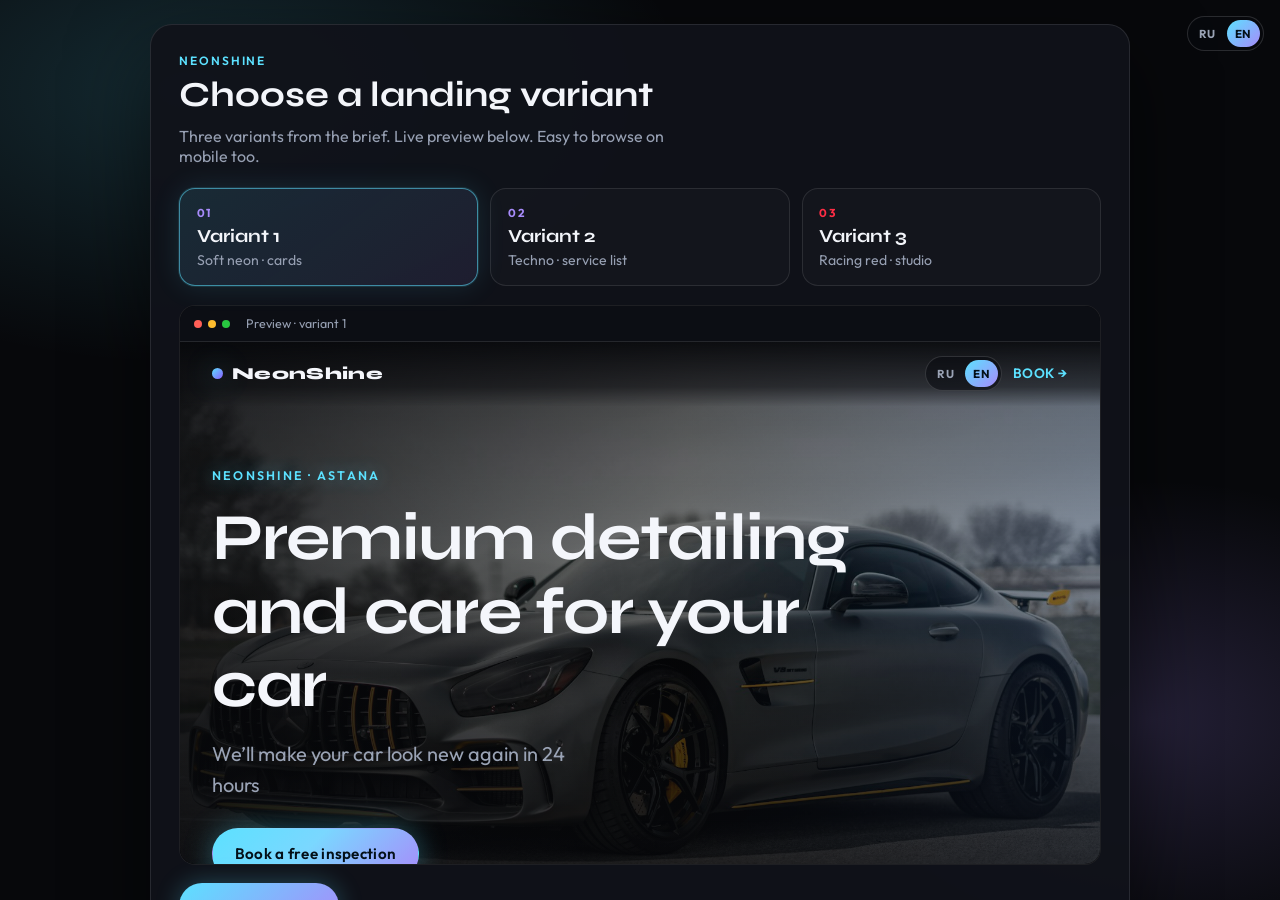
<file: index.html>
<!DOCTYPE html>
<html lang="ru">
<head>
  <meta charset="UTF-8" />
  <meta name="viewport" content="width=device-width, initial-scale=1" />
  <meta name="description" content="Сравнение вариантов лендинга NeonShine" />
  <title>NeonShine — выбор варианта</title>
  <link rel="preconnect" href="https://fonts.googleapis.com" />
  <link rel="preconnect" href="https://fonts.gstatic.com" crossorigin />
  <link href="https://fonts.googleapis.com/css2?family=Outfit:wght@400;500;600;700&family=Syne:wght@700;800&display=swap" rel="stylesheet" />
  <link rel="stylesheet" href="chooser.css" />
  <link rel="stylesheet" href="shared/scrollbar.css" />
  <link rel="stylesheet" href="shared/lang.css" />
</head>
<body data-chooser>
  <div class="chooser-bg" aria-hidden="true"></div>
  <div class="chooser-lang" data-lang-mount></div>

  <dialog class="compare-modal" id="compareModal" open>
    <div class="modal-card">
      <p class="modal-kicker">NeonShine</p>
      <h1 data-i18n="chooser.title">Выберите вариант лендинга</h1>
      <p class="modal-lead" data-i18n="chooser.lead">Три варианта по ТЗ. Ниже — живое превью. На телефоне тоже удобно листать.</p>

      <div class="variant-buttons" role="tablist" aria-label="Variants">
        <button type="button" class="variant-btn is-active" data-variant="1" role="tab" aria-selected="true">
          <span class="vb-num">01</span>
          <span class="vb-title" data-i18n="chooser.v1">1 вариант</span>
          <span class="vb-desc" data-i18n="chooser.v1desc">Мягкий neon · карточки</span>
        </button>
        <button type="button" class="variant-btn" data-variant="2" role="tab" aria-selected="false">
          <span class="vb-num">02</span>
          <span class="vb-title" data-i18n="chooser.v2">2 вариант</span>
          <span class="vb-desc" data-i18n="chooser.v2desc">Техно · список услуг</span>
        </button>
        <button type="button" class="variant-btn" data-variant="3" role="tab" aria-selected="false">
          <span class="vb-num">03</span>
          <span class="vb-title" data-i18n="chooser.v3">3 вариант</span>
          <span class="vb-desc" data-i18n="chooser.v3desc">Racing red · студия</span>
        </button>
      </div>

      <div class="preview-shell">
        <div class="preview-chrome">
          <span></span><span></span><span></span>
          <p id="previewLabel" data-i18n-preview>Превью · 1 вариант</p>
        </div>
        <iframe
          id="previewFrame"
          title="Preview"
          src="/v1/"
          loading="eager"
        ></iframe>
      </div>

      <div class="modal-actions">
        <a class="open-full" id="openFull" data-i18n="chooser.open" href="/v1/">Открыть полностью →</a>
      </div>
    </div>
  </dialog>

  <main class="fallback" id="fallback">
    <h2 data-i18n="chooser.compare">Сравнение вариантов</h2>
    <div class="fallback-btns">
      <a href="/v1/" data-i18n="chooser.v1">1 вариант</a>
      <a href="/v2/" data-i18n="chooser.v2">2 вариант</a>
      <a href="/v3/" data-i18n="chooser.v3">3 вариант</a>
    </div>
  </main>

  <script src="shared/i18n.js"></script>
  <script src="chooser.js"></script>
</body>
</html>
</file>
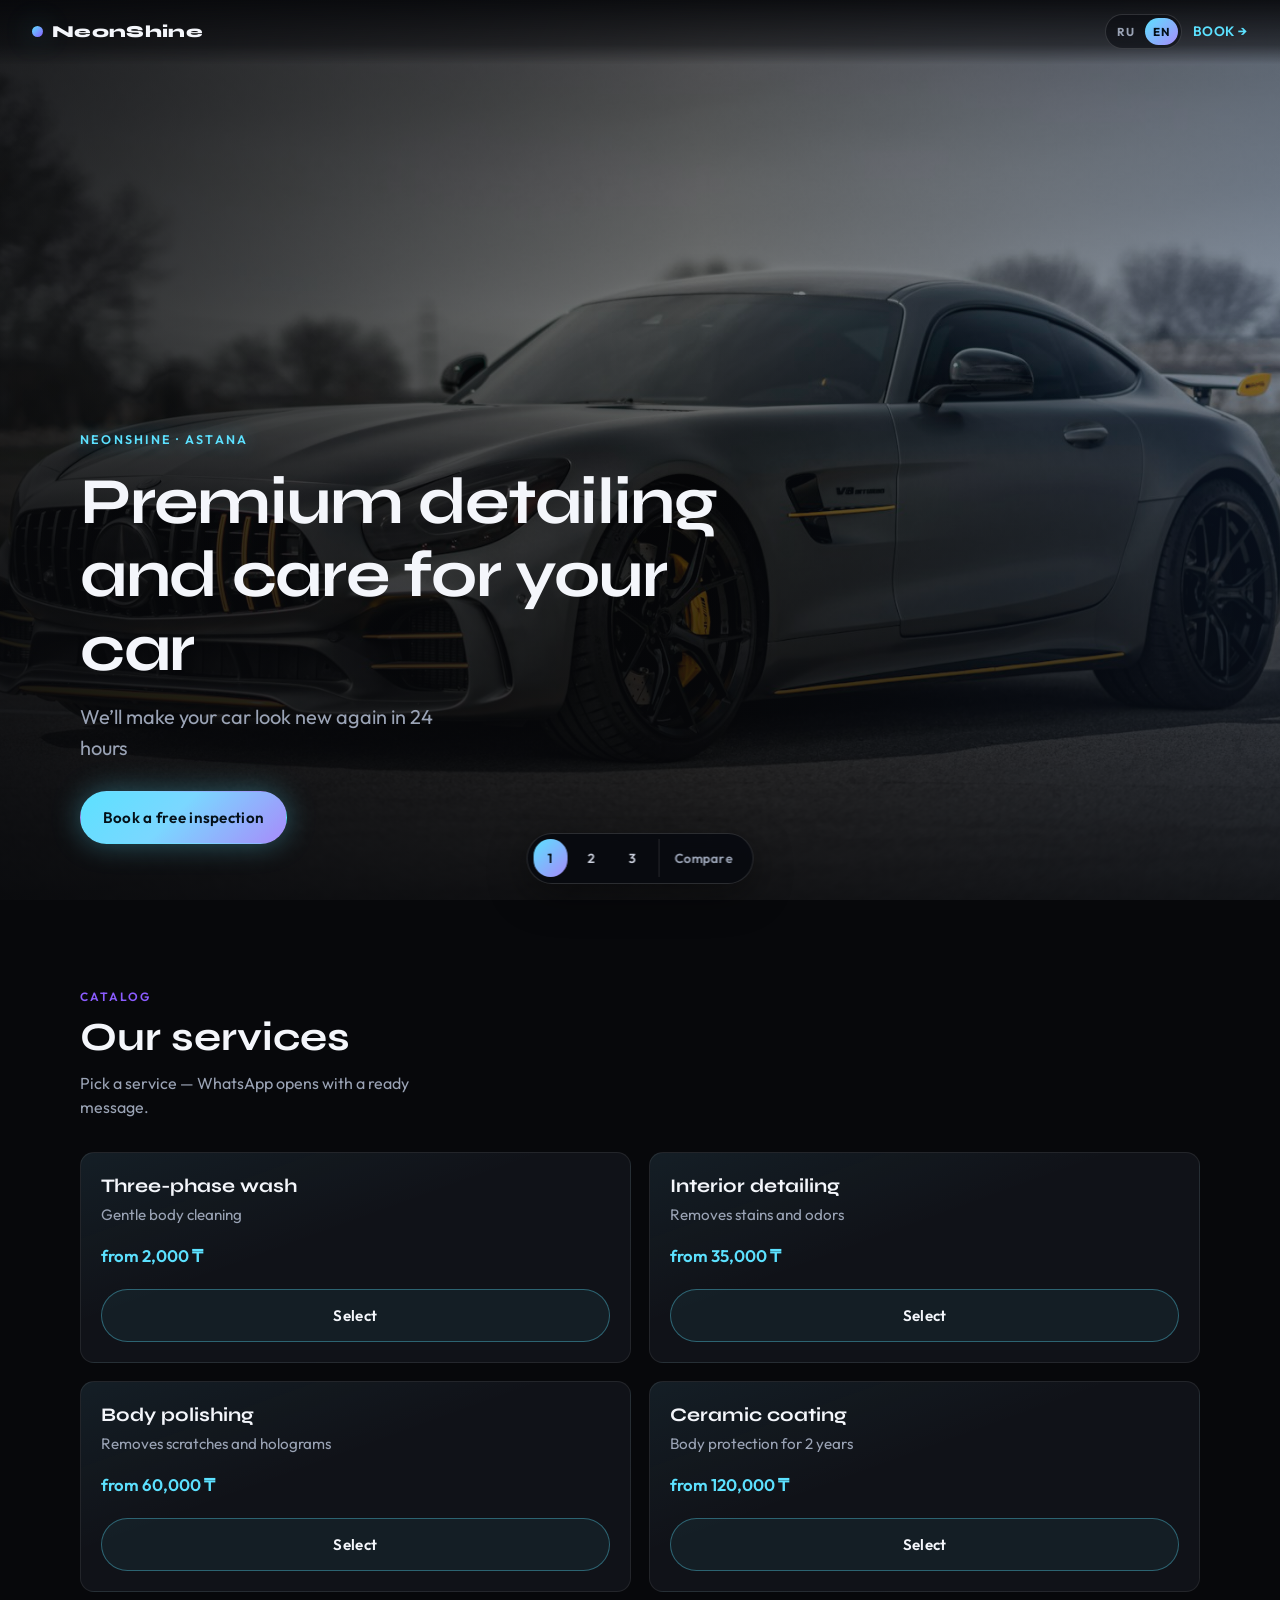
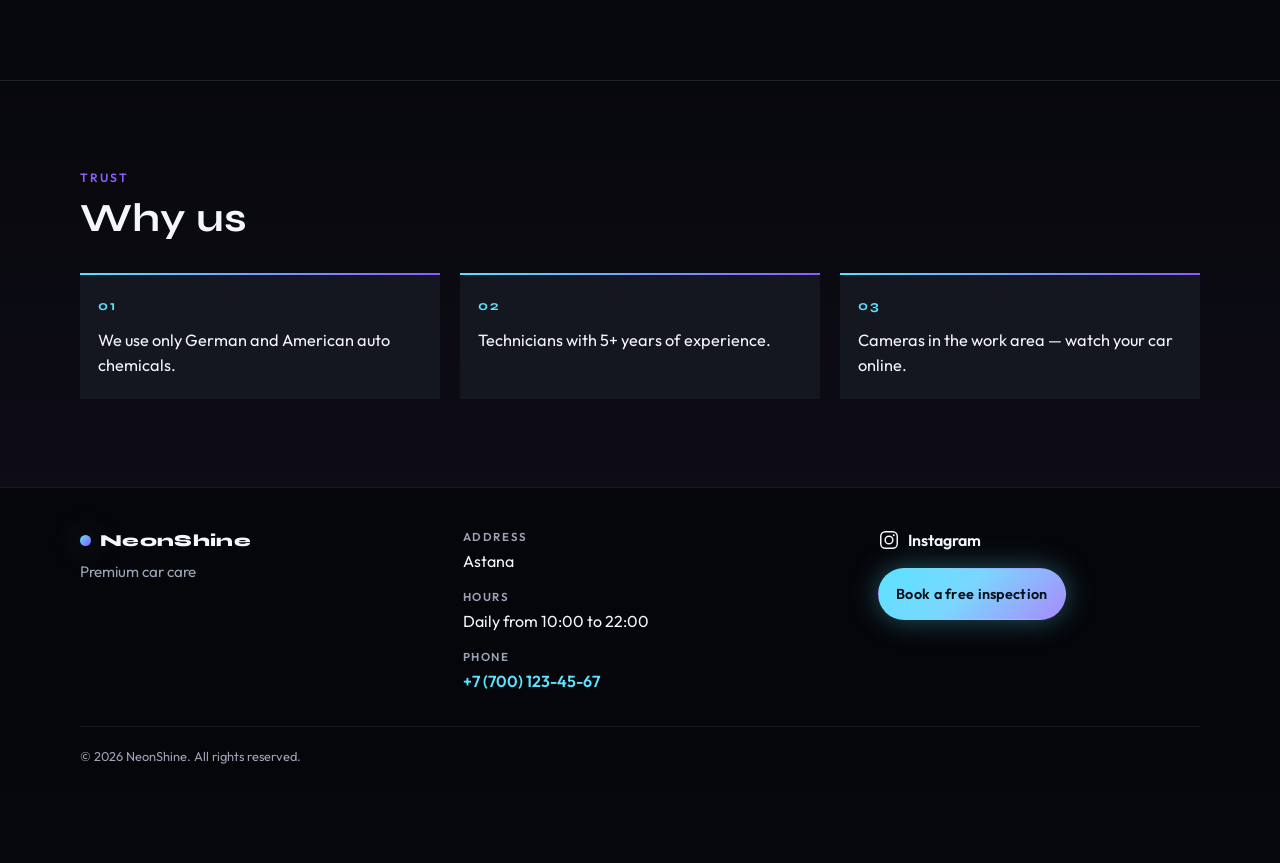
<file: v1/index.html>
<!DOCTYPE html>
<html lang="ru">
<head>
  <meta charset="UTF-8" />
  <meta name="viewport" content="width=device-width, initial-scale=1" />
  <meta name="description" content="NeonShine — премиальный автодетейлинг в Астане. Мойка, химчистка, полировка, керамика. Запись за 1 клик." />
  <title>NeonShine — вариант 1</title>
  <link rel="preconnect" href="https://fonts.googleapis.com" />
  <link rel="preconnect" href="https://fonts.gstatic.com" crossorigin />
  <link href="https://fonts.googleapis.com/css2?family=Outfit:wght@400;500;600;700&family=Syne:wght@600;700;800&display=swap" rel="stylesheet" />
  <link rel="stylesheet" href="styles.css" />
  <link rel="stylesheet" href="../shared/scrollbar.css" />
  <link rel="stylesheet" href="../shared/contact-modal.css" />
  <link rel="stylesheet" href="../shared/lang.css" />
  <link rel="stylesheet" href="../shared/switcher.css" />
</head>
<body data-variant="1">
  <header class="site-header">
    <a class="logo" href="#top" aria-label="NeonShine">
      <span class="logo-mark" aria-hidden="true"></span>
      NeonShine
    </a>
    <div class="header-tools" data-lang-mount>
      <a class="header-cta" data-wa="inspect" data-i18n="nav.book" href="#">Записаться →</a>
    </div>
  </header>

  <main id="top">
    <section class="hero" aria-label="Hero">
      <div class="hero-bg" role="img" data-i18n="hero.img" data-i18n-attr="aria-label" aria-label="Спортивный автомобиль в неоновом свете"></div>
      <div class="hero-veil"></div>
      <div class="hero-content">
        <p class="brand-lockup" data-i18n="hero.lockup">NeonShine · Астана</p>
        <h1 data-i18n="hero.title">Премиальный детейлинг и уход за вашим авто</h1>
        <p class="hero-lead" data-i18n="hero.lead">Вернем вашей машине состояние новой за 24 часа</p>
        <a class="btn btn-primary" data-wa="inspect" data-i18n="hero.cta" href="#">Записаться на осмотр</a>
      </div>
    </section>

    <section class="section services" id="services" aria-labelledby="services-title">
      <div class="section-inner">
        <header class="section-head">
          <p class="eyebrow" data-i18n="services.eyebrow">Каталог</p>
          <h2 id="services-title" data-i18n="services.title">Наши услуги</h2>
          <p class="section-sub" data-i18n="services.sub">Выберите услугу — сразу откроется WhatsApp с готовым сообщением.</p>
        </header>

        <ul class="service-grid">
          <li class="service-card">
            <div class="service-card-body">
              <h3 data-i18n="svc.wash.name">Трехфазная мойка</h3>
              <p data-i18n="svc.wash.desc">Бережная очистка кузова</p>
              <p class="price" data-i18n="svc.wash.price">от 2 000 ₸</p>
            </div>
            <a class="btn btn-ghost" data-wa="service" data-service-key="wash" data-i18n="services.choose" href="#">Выбрать</a>
          </li>
          <li class="service-card">
            <div class="service-card-body">
              <h3 data-i18n="svc.interior.name">Химчистка салона</h3>
              <p data-i18n="svc.interior.desc">Удаление любых пятен и запахов</p>
              <p class="price" data-i18n="svc.interior.price">от 35 000 ₸</p>
            </div>
            <a class="btn btn-ghost" data-wa="service" data-service-key="interior" data-i18n="services.choose" href="#">Выбрать</a>
          </li>
          <li class="service-card">
            <div class="service-card-body">
              <h3 data-i18n="svc.polish.name">Полировка кузова</h3>
              <p data-i18n="svc.polish.desc">Устранение царапин и голограмм</p>
              <p class="price" data-i18n="svc.polish.price">от 60 000 ₸</p>
            </div>
            <a class="btn btn-ghost" data-wa="service" data-service-key="polish" data-i18n="services.choose" href="#">Выбрать</a>
          </li>
          <li class="service-card">
            <div class="service-card-body">
              <h3 data-i18n="svc.ceramic.name">Керамическое покрытие</h3>
              <p data-i18n="svc.ceramic.desc">Защита кузова на 2 года</p>
              <p class="price" data-i18n="svc.ceramic.price">от 120 000 ₸</p>
            </div>
            <a class="btn btn-ghost" data-wa="service" data-service-key="ceramic" data-i18n="services.choose" href="#">Выбрать</a>
          </li>
        </ul>
      </div>
    </section>

    <section class="section why" id="why" aria-labelledby="why-title">
      <div class="section-inner">
        <header class="section-head">
          <p class="eyebrow" data-i18n="why.eyebrow">Доверие</p>
          <h2 id="why-title" data-i18n="why.title">Почему мы</h2>
        </header>
        <ul class="why-list">
          <li>
            <span class="why-index" aria-hidden="true">01</span>
            <p data-i18n="why.1">Используем только немецкую и американскую автохимию.</p>
          </li>
          <li>
            <span class="why-index" aria-hidden="true">02</span>
            <p data-i18n="why.2">Опыт мастеров от 5 лет.</p>
          </li>
          <li>
            <span class="why-index" aria-hidden="true">03</span>
            <p data-i18n="why.3">Камеры в рабочей зоне — можете следить за своим авто онлайн.</p>
          </li>
        </ul>
      </div>
    </section>
  </main>

  <footer class="site-footer" id="contacts">
    <div class="footer-inner">
      <div class="footer-brand">
        <p class="logo footer-logo">
          <span class="logo-mark" aria-hidden="true"></span>
          NeonShine
        </p>
        <p class="footer-tag" data-i18n="footer.tag">Премиальный уход за автомобилями</p>
      </div>
      <ul class="footer-meta">
        <li>
          <span class="meta-label" data-i18n="footer.address">Адрес</span>
          <span data-i18n="footer.city">г. Астана</span>
        </li>
        <li>
          <span class="meta-label" data-i18n="footer.hoursLabel">Режим работы</span>
          <span data-i18n="footer.hours">Ежедневно с 10:00 до 22:00</span>
        </li>
        <li>
          <span class="meta-label" data-i18n="footer.phone">Телефон</span>
          <a class="phone-link" data-phone-link href="tel:+77001234567">+7 (700) 123-45-67</a>
        </li>
      </ul>
      <div class="footer-social">
        <a class="ig-link" data-instagram href="https://instagram.com/neonshine.astana" target="_blank" rel="noopener noreferrer" aria-label="Instagram NeonShine">
          <svg width="22" height="22" viewBox="0 0 24 24" fill="none" aria-hidden="true">
            <rect x="3" y="3" width="18" height="18" rx="5" stroke="currentColor" stroke-width="1.6"/>
            <circle cx="12" cy="12" r="4.2" stroke="currentColor" stroke-width="1.6"/>
            <circle cx="17.2" cy="6.8" r="1.1" fill="currentColor"/>
          </svg>
          Instagram
        </a>
        <a class="btn btn-primary btn-compact" data-wa="inspect" data-i18n="hero.cta" href="#">Записаться на осмотр</a>
      </div>
    </div>
    <p class="copyright">© <span data-year></span> NeonShine. <span data-i18n="footer.rights">Все права защищены.</span></p>
  </footer>

  <script src="../shared/config.js"></script>
  <script src="../shared/i18n.js"></script>
  <script src="../shared/main.js"></script>
  <script src="../shared/switcher.js"></script>
</body>
</html>
</file>
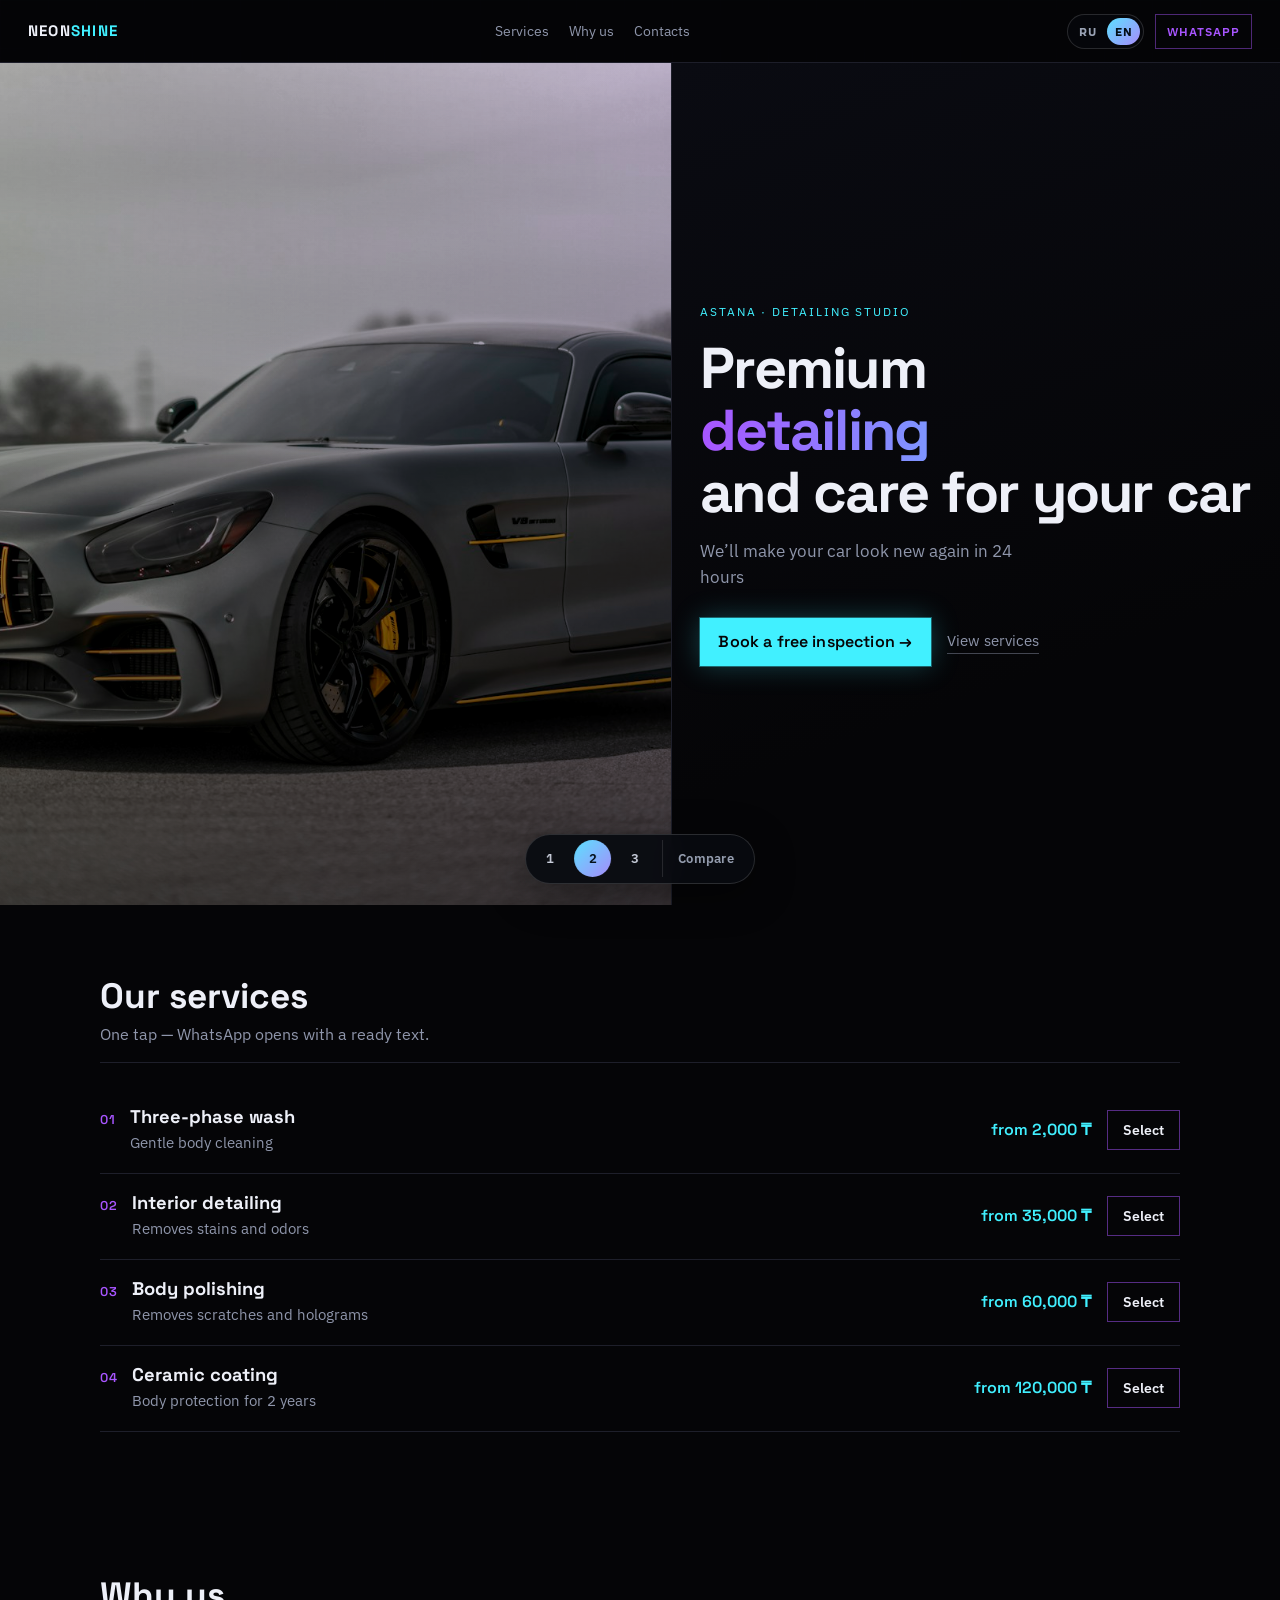
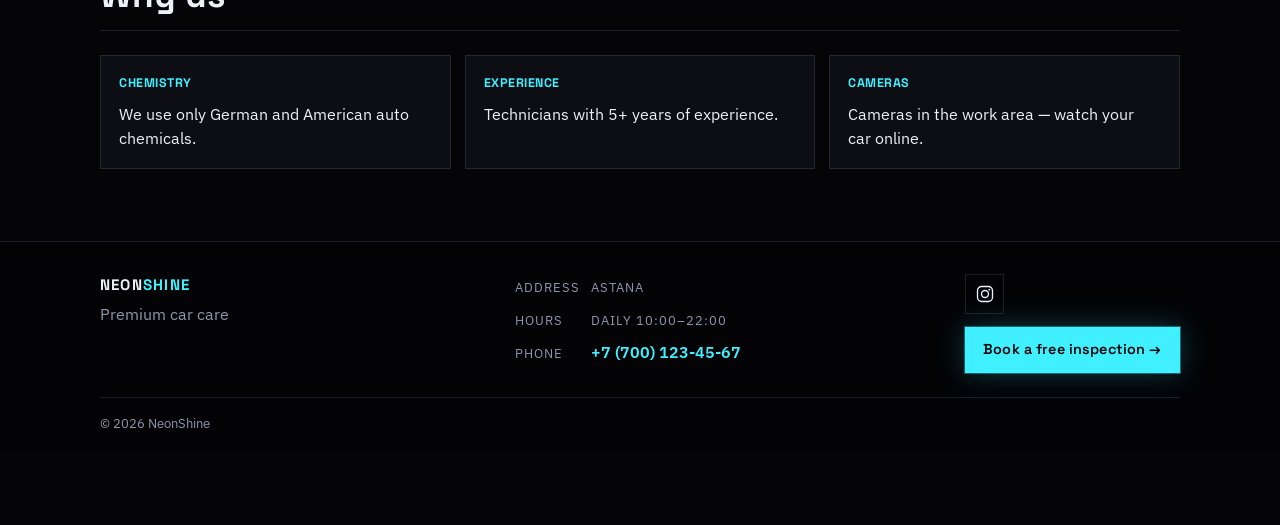
<file: v2/index.html>
<!DOCTYPE html>
<html lang="ru">
<head>
  <meta charset="UTF-8" />
  <meta name="viewport" content="width=device-width, initial-scale=1" />
  <meta name="description" content="NeonShine — премиальный автодетейлинг в Астане. Мойка, химчистка, полировка, керамика. Запись за 1 клик." />
  <title>NeonShine — вариант 2</title>
  <link rel="preconnect" href="https://fonts.googleapis.com" />
  <link rel="preconnect" href="https://fonts.gstatic.com" crossorigin />
  <link href="https://fonts.googleapis.com/css2?family=Space+Grotesk:wght@400;500;600;700&family=IBM+Plex+Sans:wght@400;500;600&display=swap" rel="stylesheet" />
  <link rel="stylesheet" href="styles.css" />
  <link rel="stylesheet" href="../shared/scrollbar.css" />
  <link rel="stylesheet" href="../shared/contact-modal.css" />
  <link rel="stylesheet" href="../shared/lang.css" />
  <link rel="stylesheet" href="../shared/switcher.css" />
</head>
<body data-variant="2">
  <div class="page-grid" aria-hidden="true"></div>

  <header class="topbar">
    <a class="brand" href="#top">NEON<span>SHINE</span></a>
    <nav class="top-nav">
      <a href="#services" data-i18n="nav.services">Услуги</a>
      <a href="#why" data-i18n="nav.why">Почему мы</a>
      <a href="#contacts" data-i18n="nav.contacts">Контакты</a>
    </nav>
    <div class="top-tools" data-lang-mount>
      <a class="top-wa" data-wa="inspect" data-i18n="nav.whatsapp" href="#">WhatsApp</a>
    </div>
  </header>

  <main id="top">
    <section class="hero">
      <div class="hero-media">
        <img src="hero-neon.jpg" data-i18n="hero.img" data-i18n-attr="alt" alt="Спортивный автомобиль в неоновом свете" />
        <div class="hero-scan" aria-hidden="true"></div>
      </div>
      <div class="hero-copy">
        <p class="kicker" data-i18n="hero.kicker">Астана · детейлинг-студия</p>
        <h1>
          <span class="line" data-i18n="hero.line1">Премиальный</span>
          <span class="line accent" data-i18n="hero.line2">детейлинг</span>
          <span class="line" data-i18n="hero.line3">и уход за вашим авто</span>
        </h1>
        <p class="lead" data-i18n="hero.lead">Вернем вашей машине состояние новой за 24 часа</p>
        <div class="hero-actions">
          <a class="cta" data-wa="inspect" data-i18n="hero.cta.arrow" href="#">Записаться на осмотр →</a>
          <a class="ghost-link" href="#services" data-i18n="hero.services">Смотреть услуги</a>
        </div>
      </div>
    </section>

    <section class="block" id="services">
      <div class="block-head">
        <h2 data-i18n="services.title">Наши услуги</h2>
        <p data-i18n="services.sub2">Одна кнопка — сразу в WhatsApp с готовым текстом.</p>
      </div>

      <ol class="service-rows">
        <li>
          <div class="svc-main">
            <span class="svc-num">01</span>
            <div>
              <h3 data-i18n="svc.wash.name">Трехфазная мойка</h3>
              <p data-i18n="svc.wash.desc">Бережная очистка кузова</p>
            </div>
          </div>
          <div class="svc-side">
            <span class="svc-price" data-i18n="svc.wash.price">от 2 000 ₸</span>
            <a class="svc-btn" data-wa="service" data-service-key="wash" data-i18n="services.choose" href="#">Выбрать</a>
          </div>
        </li>
        <li>
          <div class="svc-main">
            <span class="svc-num">02</span>
            <div>
              <h3 data-i18n="svc.interior.name">Химчистка салона</h3>
              <p data-i18n="svc.interior.desc">Удаление любых пятен и запахов</p>
            </div>
          </div>
          <div class="svc-side">
            <span class="svc-price" data-i18n="svc.interior.price">от 35 000 ₸</span>
            <a class="svc-btn" data-wa="service" data-service-key="interior" data-i18n="services.choose" href="#">Выбрать</a>
          </div>
        </li>
        <li>
          <div class="svc-main">
            <span class="svc-num">03</span>
            <div>
              <h3 data-i18n="svc.polish.name">Полировка кузова</h3>
              <p data-i18n="svc.polish.desc">Устранение царапин и голограмм</p>
            </div>
          </div>
          <div class="svc-side">
            <span class="svc-price" data-i18n="svc.polish.price">от 60 000 ₸</span>
            <a class="svc-btn" data-wa="service" data-service-key="polish" data-i18n="services.choose" href="#">Выбрать</a>
          </div>
        </li>
        <li>
          <div class="svc-main">
            <span class="svc-num">04</span>
            <div>
              <h3 data-i18n="svc.ceramic.name">Керамическое покрытие</h3>
              <p data-i18n="svc.ceramic.desc">Защита кузова на 2 года</p>
            </div>
          </div>
          <div class="svc-side">
            <span class="svc-price" data-i18n="svc.ceramic.price">от 120 000 ₸</span>
            <a class="svc-btn" data-wa="service" data-service-key="ceramic" data-i18n="services.choose" href="#">Выбрать</a>
          </div>
        </li>
      </ol>
    </section>

    <section class="block why" id="why">
      <div class="block-head">
        <h2 data-i18n="why.title">Почему мы</h2>
      </div>
      <ul class="why-grid">
        <li>
          <strong data-i18n="why.lab1">Химия</strong>
          <p data-i18n="why.1">Используем только немецкую и американскую автохимию.</p>
        </li>
        <li>
          <strong data-i18n="why.lab2">Опыт</strong>
          <p data-i18n="why.2">Опыт мастеров от 5 лет.</p>
        </li>
        <li>
          <strong data-i18n="why.lab3">Камеры</strong>
          <p data-i18n="why.3">Камеры в рабочей зоне — можете следить за своим авто онлайн.</p>
        </li>
      </ul>
    </section>
  </main>

  <footer class="foot" id="contacts">
    <div class="foot-grid">
      <div>
        <p class="brand foot-brand">NEON<span>SHINE</span></p>
        <p class="muted" data-i18n="footer.tag">Премиальный уход за автомобилями</p>
      </div>
      <div class="foot-meta">
        <p><span data-i18n="footer.address">Адрес</span> <span data-i18n="footer.city">г. Астана</span></p>
        <p><span data-i18n="footer.hoursLabelShort">Режим</span> <span data-i18n="footer.hoursShort">Ежедневно 10:00–22:00</span></p>
        <p><span data-i18n="footer.phone">Телефон</span> <a data-phone-link href="tel:+77001234567">+7 (700) 123-45-67</a></p>
      </div>
      <div class="foot-actions">
        <a class="ig" data-instagram href="https://instagram.com/neonshine.astana" target="_blank" rel="noopener noreferrer" aria-label="Instagram">
          <svg width="20" height="20" viewBox="0 0 24 24" fill="none" aria-hidden="true">
            <rect x="3" y="3" width="18" height="18" rx="5" stroke="currentColor" stroke-width="1.6"/>
            <circle cx="12" cy="12" r="4.2" stroke="currentColor" stroke-width="1.6"/>
            <circle cx="17.2" cy="6.8" r="1.1" fill="currentColor"/>
          </svg>
        </a>
        <a class="cta compact" data-wa="inspect" data-i18n="hero.cta.arrow" href="#">Записаться на осмотр →</a>
      </div>
    </div>
    <p class="copy">© <span data-year></span> NeonShine</p>
  </footer>

  <script src="../shared/config.js"></script>
  <script src="../shared/i18n.js"></script>
  <script src="../shared/main.js"></script>
  <script src="../shared/switcher.js"></script>
</body>
</html>
</file>
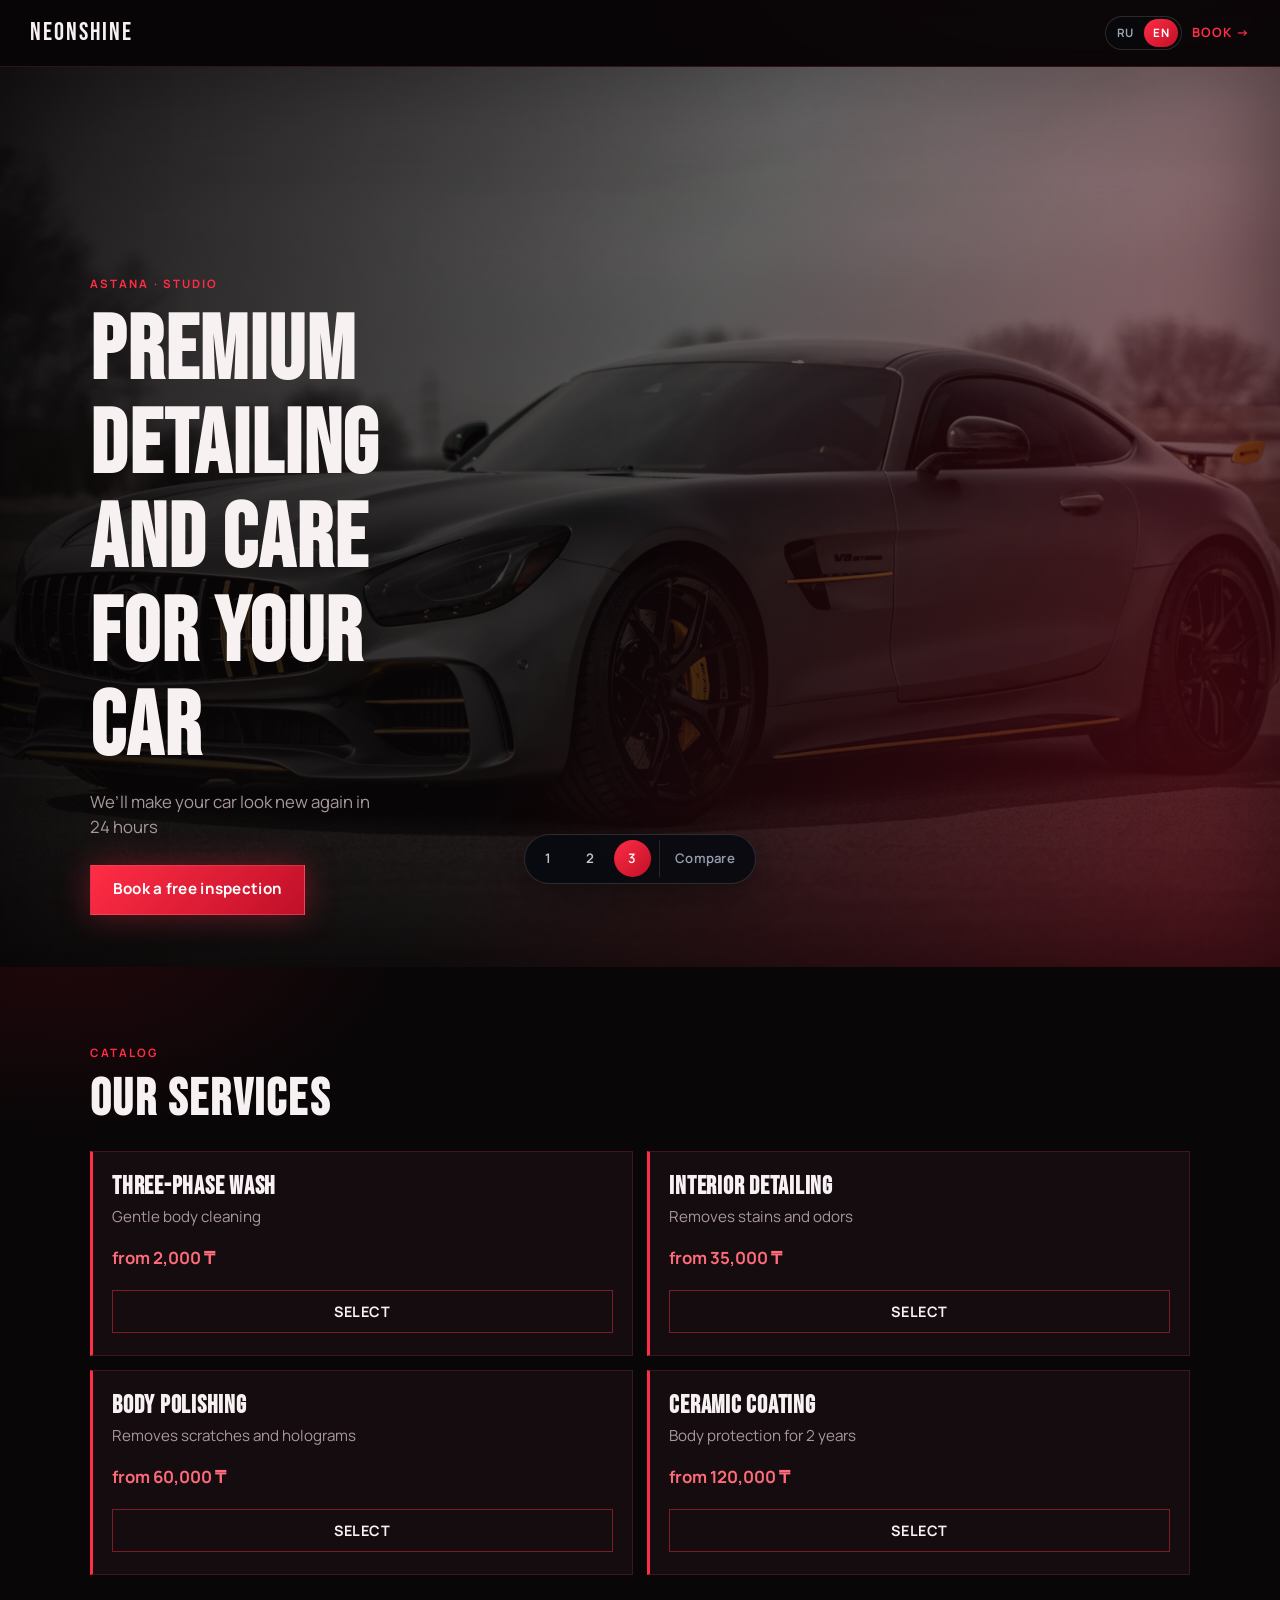
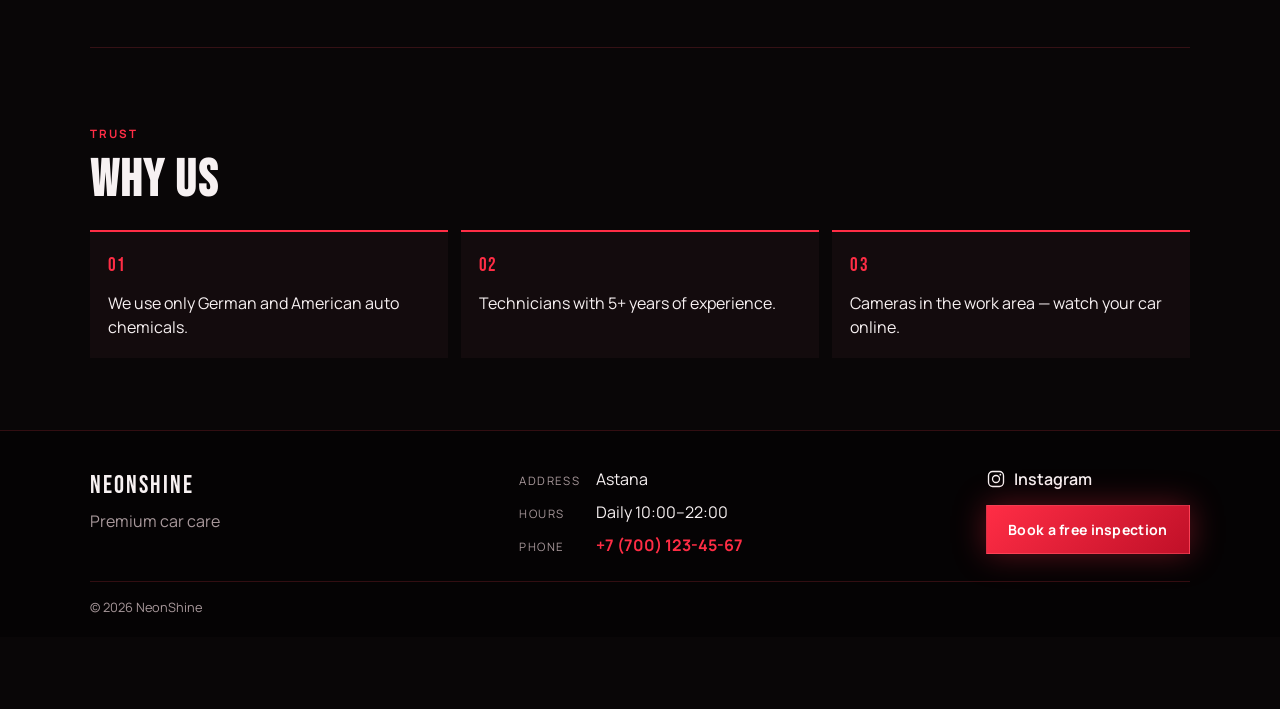
<file: v3/index.html>
<!DOCTYPE html>
<html lang="ru">
<head>
  <meta charset="UTF-8" />
  <meta name="viewport" content="width=device-width, initial-scale=1" />
  <meta name="description" content="NeonShine — премиальный автодетейлинг в Астане. Мойка, химчистка, полировка, керамика. Запись за 1 клик." />
  <title>NeonShine — вариант 3</title>
  <link rel="preconnect" href="https://fonts.googleapis.com" />
  <link rel="preconnect" href="https://fonts.gstatic.com" crossorigin />
  <link href="https://fonts.googleapis.com/css2?family=Bebas+Neue&family=Manrope:wght@400;500;600;700&display=swap" rel="stylesheet" />
  <link rel="stylesheet" href="styles.css" />
  <link rel="stylesheet" href="../shared/scrollbar.css" />
  <link rel="stylesheet" href="scrollbar-red.css" />
  <link rel="stylesheet" href="../shared/contact-modal.css" />
  <link rel="stylesheet" href="../shared/lang.css" />
  <link rel="stylesheet" href="../shared/switcher.css" />
</head>
<body data-variant="3">
  <header class="bar">
    <a class="mark" href="#top">NEONSHINE</a>
    <div class="bar-tools" data-lang-mount>
      <a class="bar-cta" data-wa="inspect" data-i18n="nav.book" href="#">Записаться →</a>
    </div>
  </header>

  <main id="top">
    <section class="hero">
      <div class="hero-stage">
        <img src="hero-neon.jpg" class="hero-img" data-i18n="hero.img" data-i18n-attr="alt" alt="Спортивный автомобиль" />
        <div class="hero-red-wash" aria-hidden="true"></div>
        <div class="hero-vignette" aria-hidden="true"></div>
      </div>
      <div class="hero-panel">
        <p class="stamp" data-i18n="hero.stamp">Астана · Studio</p>
        <h1 data-i18n="hero.title">Премиальный детейлинг и уход за вашим авто</h1>
        <p class="sub" data-i18n="hero.lead">Вернем вашей машине состояние новой за 24 часа</p>
        <a class="btn-red" data-wa="inspect" data-i18n="hero.cta" href="#">Записаться на осмотр</a>
      </div>
    </section>

    <section class="wrap" id="services">
      <div class="sec-title">
        <p class="stamp" data-i18n="services.eyebrow">Каталог</p>
        <h2 data-i18n="services.title">Наши услуги</h2>
      </div>

      <div class="cards">
        <article class="card">
          <div>
            <h3 data-i18n="svc.wash.name">Трехфазная мойка</h3>
            <p data-i18n="svc.wash.desc">Бережная очистка кузова</p>
            <p class="cost" data-i18n="svc.wash.price">от 2 000 ₸</p>
          </div>
          <a class="btn-line" data-wa="service" data-service-key="wash" data-i18n="services.choose" href="#">Выбрать</a>
        </article>
        <article class="card">
          <div>
            <h3 data-i18n="svc.interior.name">Химчистка салона</h3>
            <p data-i18n="svc.interior.desc">Удаление любых пятен и запахов</p>
            <p class="cost" data-i18n="svc.interior.price">от 35 000 ₸</p>
          </div>
          <a class="btn-line" data-wa="service" data-service-key="interior" data-i18n="services.choose" href="#">Выбрать</a>
        </article>
        <article class="card">
          <div>
            <h3 data-i18n="svc.polish.name">Полировка кузова</h3>
            <p data-i18n="svc.polish.desc">Устранение царапин и голограмм</p>
            <p class="cost" data-i18n="svc.polish.price">от 60 000 ₸</p>
          </div>
          <a class="btn-line" data-wa="service" data-service-key="polish" data-i18n="services.choose" href="#">Выбрать</a>
        </article>
        <article class="card">
          <div>
            <h3 data-i18n="svc.ceramic.name">Керамическое покрытие</h3>
            <p data-i18n="svc.ceramic.desc">Защита кузова на 2 года</p>
            <p class="cost" data-i18n="svc.ceramic.price">от 120 000 ₸</p>
          </div>
          <a class="btn-line" data-wa="service" data-service-key="ceramic" data-i18n="services.choose" href="#">Выбрать</a>
        </article>
      </div>
    </section>

    <section class="wrap why" id="why">
      <div class="sec-title">
        <p class="stamp" data-i18n="why.eyebrow">Доверие</p>
        <h2 data-i18n="why.title">Почему мы</h2>
      </div>
      <ul class="pros">
        <li>
          <span>01</span>
          <p data-i18n="why.1">Используем только немецкую и американскую автохимию.</p>
        </li>
        <li>
          <span>02</span>
          <p data-i18n="why.2">Опыт мастеров от 5 лет.</p>
        </li>
        <li>
          <span>03</span>
          <p data-i18n="why.3">Камеры в рабочей зоне — можете следить за своим авто онлайн.</p>
        </li>
      </ul>
    </section>
  </main>

  <footer class="foot" id="contacts">
    <div class="foot-wrap">
      <div>
        <p class="mark foot-mark">NEONSHINE</p>
        <p class="muted" data-i18n="footer.tag">Премиальный уход за автомобилями</p>
      </div>
      <ul class="meta">
        <li><em data-i18n="footer.address">Адрес</em> <span data-i18n="footer.city">г. Астана</span></li>
        <li><em data-i18n="footer.hoursLabelShort">Режим</em> <span data-i18n="footer.hoursShort">Ежедневно 10:00–22:00</span></li>
        <li><em data-i18n="footer.phone">Телефон</em> <a class="phone" data-phone-link href="tel:+77001234567">+7 (700) 123-45-67</a></li>
      </ul>
      <div class="foot-cta">
        <a class="ig" data-instagram href="https://instagram.com/neonshine.astana" target="_blank" rel="noopener noreferrer" aria-label="Instagram">
          <svg width="20" height="20" viewBox="0 0 24 24" fill="none" aria-hidden="true">
            <rect x="3" y="3" width="18" height="18" rx="5" stroke="currentColor" stroke-width="1.6"/>
            <circle cx="12" cy="12" r="4.2" stroke="currentColor" stroke-width="1.6"/>
            <circle cx="17.2" cy="6.8" r="1.1" fill="currentColor"/>
          </svg>
          Instagram
        </a>
        <a class="btn-red sm" data-wa="inspect" data-i18n="hero.cta" href="#">Записаться на осмотр</a>
      </div>
    </div>
    <p class="copy">© <span data-year></span> NeonShine</p>
  </footer>

  <script src="../shared/config.js"></script>
  <script src="../shared/i18n.js"></script>
  <script src="../shared/main.js"></script>
  <script src="../shared/switcher.js"></script>
</body>
</html>
</file>
<file: chooser.css>
:root {
  --bg: #07080b;
  --card: #10131a;
  --line: rgba(255, 255, 255, 0.1);
  --text: #f3f5fa;
  --muted: #97a0b3;
  --neon: #5ce1ff;
  --violet: #a78bfa;
  --font: "Outfit", sans-serif;
  --display: "Syne", sans-serif;
}

* {
  box-sizing: border-box;
}

html,
body {
  margin: 0;
  min-height: 100%;
  font-family: var(--font);
  color: var(--text);
  background: var(--bg);
}

.chooser-bg {
  position: fixed;
  inset: 0;
  background:
    radial-gradient(900px 500px at 15% 10%, rgba(92, 225, 255, 0.16), transparent 55%),
    radial-gradient(700px 480px at 90% 80%, rgba(167, 139, 250, 0.18), transparent 50%),
    var(--bg);
}

.compare-modal {
  position: fixed;
  inset: 0;
  width: 100%;
  max-width: none;
  height: 100%;
  max-height: none;
  margin: 0;
  padding: clamp(0.75rem, 3vw, 1.5rem);
  border: 0;
  background: transparent;
  color: inherit;
  overflow: auto;
}

.compare-modal::backdrop {
  background: rgba(3, 4, 8, 0.72);
  backdrop-filter: blur(8px);
}

.modal-card {
  width: min(100%, 980px);
  margin: 0 auto;
  padding: clamp(1.1rem, 3vw, 1.75rem);
  border: 1px solid var(--line);
  border-radius: 22px;
  background: rgba(16, 19, 26, 0.94);
  box-shadow: 0 30px 80px rgba(0, 0, 0, 0.55);
}

.modal-kicker {
  margin: 0 0 0.45rem;
  font-size: 0.75rem;
  letter-spacing: 0.16em;
  text-transform: uppercase;
  color: var(--neon);
  font-weight: 600;
}

.modal-card h1 {
  margin: 0;
  font-family: var(--display);
  font-size: clamp(1.55rem, 4vw, 2.2rem);
  line-height: 1.15;
}

.modal-lead {
  margin: 0.65rem 0 0;
  color: var(--muted);
  max-width: 48ch;
}

.variant-buttons {
  display: grid;
  gap: 0.75rem;
  margin-top: 1.35rem;
}

@media (min-width: 700px) {
  .variant-buttons {
    grid-template-columns: repeat(3, 1fr);
  }
}

.variant-btn[data-variant="3"].is-active {
  border-color: rgba(255, 45, 69, 0.55);
  background: linear-gradient(145deg, rgba(255, 45, 69, 0.14), rgba(192, 16, 40, 0.1));
  box-shadow: 0 0 0 1px rgba(255, 45, 69, 0.12), 0 0 28px rgba(255, 45, 69, 0.12);
}

.variant-btn[data-variant="3"] .vb-num {
  color: #ff2d45;
}

.variant-btn {
  appearance: none;
  text-align: left;
  cursor: pointer;
  border: 1px solid var(--line);
  border-radius: 16px;
  padding: 1rem 1.05rem;
  background: rgba(255, 255, 255, 0.02);
  color: inherit;
  font: inherit;
  transition: border-color 0.15s ease, background 0.15s ease, box-shadow 0.15s ease;
}

.variant-btn:hover {
  border-color: rgba(92, 225, 255, 0.35);
}

.variant-btn.is-active {
  border-color: rgba(92, 225, 255, 0.55);
  background: linear-gradient(145deg, rgba(92, 225, 255, 0.12), rgba(167, 139, 250, 0.1));
  box-shadow: 0 0 0 1px rgba(92, 225, 255, 0.12), 0 0 28px rgba(92, 225, 255, 0.12);
}

.vb-num {
  display: block;
  font-size: 0.72rem;
  letter-spacing: 0.14em;
  color: var(--violet);
  font-weight: 700;
  margin-bottom: 0.35rem;
}

.vb-title {
  display: block;
  font-family: var(--display);
  font-size: 1.15rem;
  font-weight: 700;
}

.vb-desc {
  display: block;
  margin-top: 0.25rem;
  color: var(--muted);
  font-size: 0.88rem;
}

.preview-shell {
  margin-top: 1.15rem;
  border: 1px solid var(--line);
  border-radius: 16px;
  overflow: hidden;
  background: #05060a;
}

.preview-chrome {
  display: flex;
  align-items: center;
  gap: 0.4rem;
  padding: 0.65rem 0.85rem;
  border-bottom: 1px solid var(--line);
  background: #0c0e14;
}

.preview-chrome span {
  width: 8px;
  height: 8px;
  border-radius: 50%;
  background: #3a3f4d;
}

.preview-chrome span:nth-child(1) { background: #ff5f57; }
.preview-chrome span:nth-child(2) { background: #febc2e; }
.preview-chrome span:nth-child(3) { background: #28c840; }

.preview-chrome p {
  margin: 0 0 0 0.55rem;
  font-size: 0.78rem;
  color: var(--muted);
}

#previewFrame {
  display: block;
  width: 100%;
  height: min(58vh, 620px);
  border: 0;
  background: #07080b;
}

.modal-actions {
  display: flex;
  flex-wrap: wrap;
  align-items: center;
  justify-content: space-between;
  gap: 0.75rem;
  margin-top: 1.1rem;
}

.open-full {
  display: inline-flex;
  align-items: center;
  min-height: 2.85rem;
  padding: 0.7rem 1.15rem;
  border-radius: 999px;
  color: #041018;
  font-weight: 700;
  text-decoration: none;
  background: linear-gradient(135deg, var(--neon), var(--violet));
  box-shadow: 0 0 24px rgba(92, 225, 255, 0.28);
}

.open-full:hover {
  filter: brightness(1.05);
}

.close-hint {
  appearance: none;
  border: 0;
  background: transparent;
  color: var(--muted);
  font: inherit;
  cursor: pointer;
}

.fallback {
  display: none;
  position: relative;
  z-index: 1;
  padding: 2rem 1.25rem;
}

.fallback-btns {
  display: flex;
  gap: 0.75rem;
  margin-top: 1rem;
}

.fallback-btns a {
  color: var(--neon);
}
</file>
<file: shared/scrollbar.css>
/* NeonShine custom scrollbar — вместо системного */
html {
  scrollbar-width: thin;
  scrollbar-color: #5ce1ff #0c0e14;
}

* {
  scrollbar-width: thin;
  scrollbar-color: #5ce1ff #0c0e14;
}

::-webkit-scrollbar {
  width: 10px;
  height: 10px;
}

::-webkit-scrollbar-track {
  background: #0c0e14;
  border-left: 1px solid rgba(92, 225, 255, 0.08);
}

::-webkit-scrollbar-thumb {
  background: linear-gradient(180deg, #5ce1ff 0%, #8b5cff 100%);
  border-radius: 999px;
  border: 2px solid #0c0e14;
  box-shadow: 0 0 12px rgba(92, 225, 255, 0.35);
}

::-webkit-scrollbar-thumb:hover {
  background: linear-gradient(180deg, #7aebff 0%, #a78bfa 100%);
  box-shadow: 0 0 16px rgba(92, 225, 255, 0.55);
}

::-webkit-scrollbar-corner {
  background: #0c0e14;
}
</file>
<file: shared/lang.css>
.lang-switch {
  display: inline-flex;
  align-items: center;
  gap: 0.15rem;
  padding: 0.18rem;
  border: 1px solid rgba(255, 255, 255, 0.14);
  border-radius: 999px;
  background: rgba(8, 10, 16, 0.55);
}

.lang-switch button {
  appearance: none;
  border: 0;
  cursor: pointer;
  min-width: 2.1rem;
  min-height: 1.7rem;
  padding: 0 0.45rem;
  border-radius: 999px;
  font: inherit;
  font-size: 0.72rem;
  font-weight: 700;
  letter-spacing: 0.06em;
  color: #9aa3b5;
  background: transparent;
}

.lang-switch button:hover {
  color: #fff;
}

.lang-switch button.is-active {
  color: #041018;
  background: linear-gradient(135deg, #5ce1ff, #a78bfa);
}

body[data-variant="3"] .lang-switch button.is-active {
  color: #fff;
  background: linear-gradient(135deg, #ff2d45, #c01028);
}

.header-tools,
.bar-tools,
.top-tools,
.chooser-lang {
  display: inline-flex;
  align-items: center;
  gap: 0.65rem;
}

.chooser-lang {
  position: fixed;
  top: 1rem;
  right: 1rem;
  z-index: 40;
}
</file>
<file: v1/styles.css>
:root {
  --bg: #07080b;
  --bg-elevated: #101218;
  --bg-soft: #14171f;
  --line: rgba(255, 255, 255, 0.08);
  --text: #f4f6fb;
  --muted: #9aa3b5;
  --neon: #5ce1ff;
  --neon-deep: #2b7cff;
  --violet: #8b5cff;
  --glow: 0 0 28px rgba(92, 225, 255, 0.35);
  --font-display: "Syne", sans-serif;
  --font-body: "Outfit", sans-serif;
  --space: clamp(1.25rem, 4vw, 2rem);
  --max: 1120px;
  --radius: 14px;
}

*,
*::before,
*::after {
  box-sizing: border-box;
}

html {
  scroll-behavior: smooth;
}

body {
  margin: 0;
  min-height: 100vh;
  font-family: var(--font-body);
  font-size: 1rem;
  line-height: 1.55;
  color: var(--text);
  background:
    radial-gradient(1200px 600px at 80% -10%, rgba(139, 92, 255, 0.18), transparent 55%),
    radial-gradient(900px 500px at 10% 20%, rgba(43, 124, 255, 0.12), transparent 50%),
    var(--bg);
  -webkit-font-smoothing: antialiased;
}

img {
  max-width: 100%;
  display: block;
}

a {
  color: inherit;
  text-decoration: none;
}

ul {
  margin: 0;
  padding: 0;
  list-style: none;
}

h1,
h2,
h3 {
  font-family: var(--font-display);
  font-weight: 700;
  line-height: 1.12;
  margin: 0;
}

p {
  margin: 0;
}

/* Header */
.site-header {
  position: fixed;
  inset: 0 0 auto;
  z-index: 20;
  display: flex;
  align-items: center;
  justify-content: space-between;
  gap: 1rem;
  padding: 0.9rem var(--space);
  background: linear-gradient(to bottom, rgba(7, 8, 11, 0.92), rgba(7, 8, 11, 0.55) 70%, transparent);
  backdrop-filter: blur(8px);
}

.logo {
  display: inline-flex;
  align-items: center;
  gap: 0.55rem;
  font-family: var(--font-display);
  font-weight: 800;
  font-size: 1.05rem;
  letter-spacing: 0.02em;
}

.logo-mark {
  width: 0.7rem;
  height: 0.7rem;
  border-radius: 50%;
  background: linear-gradient(135deg, var(--neon), var(--violet));
  box-shadow: var(--glow);
}

.header-cta {
  font-size: 0.85rem;
  font-weight: 600;
  letter-spacing: 0.04em;
  text-transform: uppercase;
  color: var(--neon);
}

.header-cta:hover {
  color: #fff;
}

/* Hero */
.hero {
  position: relative;
  min-height: 100svh;
  display: grid;
  align-items: end;
  overflow: hidden;
}

.hero-bg {
  position: absolute;
  inset: 0;
  background: url("hero-neon.jpg") center 35% / cover no-repeat;
  transform: scale(1.04);
}

.hero-veil {
  position: absolute;
  inset: 0;
  background:
    linear-gradient(180deg, rgba(7, 8, 11, 0.55) 0%, rgba(7, 8, 11, 0.35) 35%, rgba(7, 8, 11, 0.92) 100%),
    linear-gradient(90deg, rgba(7, 8, 11, 0.75) 0%, rgba(7, 8, 11, 0.25) 55%, rgba(43, 124, 255, 0.18) 100%);
}

.hero-content {
  position: relative;
  z-index: 1;
  width: min(100% - 2 * var(--space), var(--max));
  margin: 0 auto;
  padding: 7.5rem 0 3.5rem;
}

.brand-lockup {
  display: inline-block;
  margin-bottom: 1rem;
  font-size: 0.78rem;
  font-weight: 600;
  letter-spacing: 0.18em;
  text-transform: uppercase;
  color: var(--neon);
  text-shadow: 0 0 18px rgba(92, 225, 255, 0.45);
}

.hero h1 {
  max-width: 14ch;
  font-size: clamp(2.15rem, 7.2vw, 4.1rem);
  letter-spacing: -0.02em;
}

.hero-lead {
  max-width: 28ch;
  margin-top: 1rem;
  font-size: clamp(1.05rem, 2.6vw, 1.25rem);
  color: var(--muted);
}

.btn {
  display: inline-flex;
  align-items: center;
  justify-content: center;
  min-height: 3rem;
  padding: 0.85rem 1.35rem;
  border-radius: 999px;
  border: 1px solid transparent;
  font-family: var(--font-body);
  font-size: 0.95rem;
  font-weight: 600;
  letter-spacing: 0.02em;
  cursor: pointer;
  transition: background 0.2s ease, color 0.2s ease, border-color 0.2s ease, box-shadow 0.2s ease;
}

.btn-primary {
  margin-top: 1.75rem;
  color: #041018;
  background: linear-gradient(135deg, var(--neon) 0%, #7ad7ff 45%, #a78bfa 100%);
  box-shadow: var(--glow);
}

.btn-primary:hover {
  box-shadow: 0 0 36px rgba(92, 225, 255, 0.5);
  color: #000;
}

.btn-ghost {
  width: 100%;
  margin-top: auto;
  color: var(--text);
  border-color: rgba(92, 225, 255, 0.35);
  background: rgba(92, 225, 255, 0.06);
}

.btn-ghost:hover {
  border-color: var(--neon);
  background: rgba(92, 225, 255, 0.14);
  box-shadow: 0 0 20px rgba(92, 225, 255, 0.2);
}

.btn-compact {
  margin-top: 0;
  min-height: 2.75rem;
  padding-inline: 1.1rem;
  font-size: 0.9rem;
}

/* Sections */
.section {
  padding: clamp(3.5rem, 8vw, 5.5rem) 0;
}

.section-inner {
  width: min(100% - 2 * var(--space), var(--max));
  margin: 0 auto;
}

.section-head {
  margin-bottom: 2rem;
}

.eyebrow {
  margin-bottom: 0.55rem;
  font-size: 0.75rem;
  font-weight: 600;
  letter-spacing: 0.16em;
  text-transform: uppercase;
  color: var(--violet);
}

.section-head h2 {
  font-size: clamp(1.75rem, 4.5vw, 2.5rem);
}

.section-sub {
  margin-top: 0.65rem;
  max-width: 36ch;
  color: var(--muted);
}

/* Services */
.service-grid {
  display: grid;
  gap: 1rem;
}

@media (min-width: 700px) {
  .service-grid {
    grid-template-columns: repeat(2, 1fr);
    gap: 1.15rem;
  }
}

.service-card {
  display: flex;
  flex-direction: column;
  gap: 1.25rem;
  padding: 1.35rem 1.25rem 1.25rem;
  border: 1px solid var(--line);
  border-radius: var(--radius);
  background:
    linear-gradient(160deg, rgba(92, 225, 255, 0.06), transparent 42%),
    var(--bg-elevated);
}

.service-card h3 {
  font-size: 1.2rem;
  margin-bottom: 0.45rem;
}

.service-card p {
  color: var(--muted);
  font-size: 0.95rem;
}

.service-card .price {
  margin-top: 1rem;
  color: var(--neon);
  font-weight: 600;
  font-size: 1.05rem;
}

/* Why */
.why {
  border-top: 1px solid var(--line);
  background: linear-gradient(180deg, transparent, rgba(139, 92, 255, 0.05));
}

.why-list {
  display: grid;
  gap: 1rem;
}

@media (min-width: 800px) {
  .why-list {
    grid-template-columns: repeat(3, 1fr);
    gap: 1.25rem;
  }
}

.why-list li {
  padding: 1.25rem 1.15rem;
  border-top: 2px solid transparent;
  border-image: linear-gradient(90deg, var(--neon), var(--violet)) 1;
  background: var(--bg-soft);
}

.why-index {
  display: block;
  margin-bottom: 0.75rem;
  font-family: var(--font-display);
  font-size: 0.85rem;
  font-weight: 700;
  letter-spacing: 0.12em;
  color: var(--neon);
}

.why-list p {
  font-size: 1.02rem;
  color: var(--text);
}

/* Footer */
.site-footer {
  border-top: 1px solid var(--line);
  padding: 2.5rem var(--space) 1.5rem;
  background: #05060a;
}

.footer-inner {
  width: min(100%, var(--max));
  margin: 0 auto;
  display: grid;
  gap: 1.75rem;
}

@media (min-width: 800px) {
  .footer-inner {
    grid-template-columns: 1.1fr 1.2fr 1fr;
    align-items: start;
  }
}

.footer-logo {
  margin-bottom: 0.4rem;
}

.footer-tag {
  color: var(--muted);
  font-size: 0.95rem;
}

.footer-meta {
  display: grid;
  gap: 0.9rem;
}

.meta-label {
  display: block;
  margin-bottom: 0.2rem;
  font-size: 0.72rem;
  font-weight: 600;
  letter-spacing: 0.14em;
  text-transform: uppercase;
  color: var(--muted);
}

.phone-link {
  color: var(--neon);
  font-weight: 600;
}

.phone-link:hover {
  text-decoration: underline;
}

.footer-social {
  display: flex;
  flex-direction: column;
  align-items: flex-start;
  gap: 1rem;
}

.ig-link {
  display: inline-flex;
  align-items: center;
  gap: 0.55rem;
  font-weight: 600;
  color: var(--text);
}

.ig-link:hover {
  color: var(--neon);
}

.copyright {
  width: min(100%, var(--max));
  margin: 2rem auto 0;
  padding-top: 1.25rem;
  border-top: 1px solid var(--line);
  font-size: 0.8rem;
  color: var(--muted);
}

@media (prefers-reduced-motion: reduce) {
  html {
    scroll-behavior: auto;
  }

  .btn,
  .header-cta,
  .ig-link,
  .phone-link {
    transition: none;
  }
}
</file>
<file: shared/contact-modal.css>
.ns-contact-modal {
  position: fixed;
  inset: 0;
  width: min(100% - 2rem, 420px);
  max-height: calc(100% - 2rem);
  margin: auto;
  padding: 0;
  border: 1px solid rgba(92, 225, 255, 0.22);
  border-radius: 18px;
  background: #10131a;
  color: #f3f5fa;
  box-shadow:
    0 0 0 1px rgba(139, 92, 255, 0.12),
    0 24px 80px rgba(0, 0, 0, 0.55),
    0 0 40px rgba(92, 225, 255, 0.12);
  overflow: hidden;
}

.ns-contact-modal::backdrop {
  background: rgba(3, 5, 10, 0.72);
  backdrop-filter: blur(8px);
}

.ns-contact-inner {
  padding: 1.35rem 1.35rem 1.25rem;
}

.ns-contact-head {
  display: flex;
  align-items: flex-start;
  justify-content: space-between;
  gap: 1rem;
  margin-bottom: 1.1rem;
}

.ns-contact-kicker {
  margin: 0 0 0.3rem;
  font-size: 0.72rem;
  font-weight: 600;
  letter-spacing: 0.14em;
  text-transform: uppercase;
  color: #5ce1ff;
}

.ns-contact-head h2 {
  margin: 0;
  font-size: 1.35rem;
  line-height: 1.2;
  font-weight: 700;
}

.ns-contact-close {
  appearance: none;
  border: 1px solid rgba(255, 255, 255, 0.12);
  background: transparent;
  color: #9aa3b5;
  width: 2.2rem;
  height: 2.2rem;
  border-radius: 999px;
  cursor: pointer;
  font-size: 1.2rem;
  line-height: 1;
  flex-shrink: 0;
}

.ns-contact-close:hover {
  color: #fff;
  border-color: rgba(92, 225, 255, 0.4);
}

.ns-contact-list {
  display: grid;
  gap: 0.65rem;
  margin: 0;
  padding: 0;
  list-style: none;
}

.ns-contact-list a,
.ns-contact-list button {
  display: flex;
  align-items: center;
  gap: 0.85rem;
  width: 100%;
  min-height: 3.15rem;
  padding: 0.7rem 0.9rem;
  border-radius: 12px;
  border: 1px solid rgba(255, 255, 255, 0.1);
  background: rgba(255, 255, 255, 0.03);
  color: inherit;
  text-decoration: none;
  font: inherit;
  text-align: left;
  cursor: pointer;
  transition: border-color 0.15s ease, background 0.15s ease;
}

.ns-contact-list a:hover,
.ns-contact-list button:hover {
  border-color: rgba(92, 225, 255, 0.4);
  background: rgba(92, 225, 255, 0.08);
}

.ns-contact-ico {
  display: inline-flex;
  align-items: center;
  justify-content: center;
  width: 2rem;
  height: 2rem;
  border-radius: 8px;
  background: rgba(92, 225, 255, 0.1);
  color: #5ce1ff;
  flex-shrink: 0;
}

.ns-contact-ico.wa {
  background: rgba(37, 211, 102, 0.12);
  color: #25d366;
}

.ns-contact-ico.ig {
  background: rgba(167, 139, 250, 0.14);
  color: #a78bfa;
}

.ns-contact-meta {
  display: grid;
  gap: 0.1rem;
  min-width: 0;
}

.ns-contact-meta strong {
  font-size: 0.95rem;
  font-weight: 600;
}

.ns-contact-meta span {
  font-size: 0.8rem;
  color: #9aa3b5;
}

.ns-contact-toast {
  margin: 0.85rem 0 0;
  min-height: 1.2rem;
  font-size: 0.82rem;
  color: #5ce1ff;
  opacity: 0;
  transition: opacity 0.2s ease;
}

.ns-contact-toast.is-on {
  opacity: 1;
}
</file>
<file: shared/switcher.css>
.variant-switcher {
  position: fixed;
  left: 50%;
  bottom: 1rem;
  z-index: 100;
  transform: translateX(-50%);
  display: flex;
  align-items: center;
  gap: 0.35rem;
  padding: 0.35rem;
  border: 1px solid rgba(255, 255, 255, 0.14);
  border-radius: 999px;
  background: rgba(8, 10, 16, 0.92);
  backdrop-filter: blur(12px);
  box-shadow: 0 10px 40px rgba(0, 0, 0, 0.45);
}

.variant-switcher a,
.variant-switcher button {
  appearance: none;
  border: 0;
  cursor: pointer;
  font: inherit;
  color: #c9cedb;
  background: transparent;
  border-radius: 999px;
  padding: 0.55rem 0.9rem;
  font-size: 0.82rem;
  font-weight: 600;
  letter-spacing: 0.02em;
  text-decoration: none;
  white-space: nowrap;
}

.variant-switcher a:hover,
.variant-switcher button:hover {
  color: #fff;
  background: rgba(255, 255, 255, 0.06);
}

.variant-switcher a.is-active {
  color: #041018;
  background: linear-gradient(135deg, #5ce1ff, #a78bfa);
}

body[data-variant="3"] .variant-switcher a.is-active {
  color: #fff;
  background: linear-gradient(135deg, #ff2d45, #c01028);
}

.variant-switcher .switcher-compare {
  color: #9aa3b5;
  border-left: 1px solid rgba(255, 255, 255, 0.12);
  border-radius: 0 999px 999px 0;
  margin-left: 0.15rem;
  padding-left: 0.95rem;
}

body {
  padding-bottom: 4.5rem;
}

@media (max-width: 420px) {
  .variant-switcher {
    width: calc(100% - 1.5rem);
    justify-content: space-between;
  }

  .variant-switcher a,
  .variant-switcher button {
    padding-inline: 0.65rem;
    font-size: 0.75rem;
  }
}
</file>
<file: v2/styles.css>
:root {
  --bg: #050507;
  --panel: #0d0e14;
  --line: rgba(180, 190, 255, 0.14);
  --text: #eef0f8;
  --muted: #8f96ab;
  --violet: #a855ff;
  --cyan: #41f0ff;
  --font-display: "Space Grotesk", sans-serif;
  --font-body: "IBM Plex Sans", sans-serif;
  --space: clamp(1.1rem, 4vw, 1.75rem);
  --max: 1080px;
}

*,
*::before,
*::after {
  box-sizing: border-box;
}

html {
  scroll-behavior: smooth;
}

body {
  margin: 0;
  min-height: 100vh;
  font-family: var(--font-body);
  color: var(--text);
  background: var(--bg);
  line-height: 1.5;
  -webkit-font-smoothing: antialiased;
}

.page-grid {
  pointer-events: none;
  position: fixed;
  inset: 0;
  background-image:
    linear-gradient(rgba(65, 240, 255, 0.035) 1px, transparent 1px),
    linear-gradient(90deg, rgba(168, 85, 255, 0.035) 1px, transparent 1px);
  background-size: 48px 48px;
  mask-image: linear-gradient(180deg, #000 0%, transparent 85%);
  z-index: 0;
}

a {
  color: inherit;
  text-decoration: none;
}

ul,
ol {
  margin: 0;
  padding: 0;
  list-style: none;
}

h1,
h2,
h3 {
  font-family: var(--font-display);
  margin: 0;
  line-height: 1.08;
}

p {
  margin: 0;
}

.topbar {
  position: sticky;
  top: 0;
  z-index: 30;
  display: flex;
  align-items: center;
  justify-content: space-between;
  gap: 1rem;
  padding: 0.85rem var(--space);
  border-bottom: 1px solid var(--line);
  background: rgba(5, 5, 7, 0.88);
  backdrop-filter: blur(10px);
}

.brand {
  position: relative;
  z-index: 1;
  font-family: var(--font-display);
  font-weight: 700;
  letter-spacing: 0.08em;
  font-size: 0.95rem;
}

.brand span {
  color: var(--cyan);
}

.top-nav {
  display: none;
  gap: 1.25rem;
  font-size: 0.85rem;
  color: var(--muted);
}

.top-nav a:hover {
  color: var(--text);
}

@media (min-width: 760px) {
  .top-nav {
    display: flex;
  }
}

.top-wa {
  font-size: 0.78rem;
  font-weight: 600;
  letter-spacing: 0.08em;
  text-transform: uppercase;
  color: var(--violet);
  border: 1px solid rgba(168, 85, 255, 0.45);
  padding: 0.45rem 0.7rem;
}

.top-wa:hover {
  background: rgba(168, 85, 255, 0.12);
}

main,
.foot {
  position: relative;
  z-index: 1;
}

.hero {
  display: grid;
  gap: 0;
}

@media (min-width: 900px) {
  .hero {
    grid-template-columns: 1.05fr 0.95fr;
    min-height: calc(100svh - 58px);
  }
}

.hero-media {
  position: relative;
  min-height: 46vh;
  overflow: hidden;
  border-bottom: 1px solid var(--line);
}

@media (min-width: 900px) {
  .hero-media {
    min-height: 100%;
    border-bottom: 0;
    border-right: 1px solid var(--line);
  }
}

.hero-media img {
  width: 100%;
  height: 100%;
  object-fit: cover;
  object-position: center 40%;
  filter: saturate(1.05) contrast(1.05);
}

.hero-scan {
  position: absolute;
  inset: 0;
  background:
    linear-gradient(180deg, rgba(5, 5, 7, 0.15), rgba(5, 5, 7, 0.72)),
    linear-gradient(90deg, transparent, rgba(168, 85, 255, 0.18));
  mix-blend-mode: multiply;
}

.hero-copy {
  display: flex;
  flex-direction: column;
  justify-content: center;
  padding: clamp(1.75rem, 5vw, 3rem) var(--space);
  background: linear-gradient(160deg, #0a0b12, #050507 70%);
}

.kicker {
  margin-bottom: 1rem;
  font-size: 0.75rem;
  letter-spacing: 0.16em;
  text-transform: uppercase;
  color: var(--cyan);
}

.hero h1 {
  font-size: clamp(2rem, 6.2vw, 3.6rem);
  font-weight: 700;
  letter-spacing: -0.03em;
}

.hero h1 .line {
  display: block;
}

.hero h1 .accent {
  color: transparent;
  background: linear-gradient(90deg, var(--violet), var(--cyan));
  -webkit-background-clip: text;
  background-clip: text;
}

.lead {
  margin-top: 1rem;
  max-width: 32ch;
  color: var(--muted);
  font-size: 1.05rem;
}

.hero-actions {
  display: flex;
  flex-wrap: wrap;
  align-items: center;
  gap: 1rem;
  margin-top: 1.75rem;
}

.cta {
  display: inline-flex;
  align-items: center;
  min-height: 3rem;
  padding: 0.75rem 1.15rem;
  font-family: var(--font-display);
  font-weight: 600;
  letter-spacing: 0.01em;
  color: #050507;
  background: var(--cyan);
  box-shadow: 0 0 0 1px rgba(65, 240, 255, 0.35), 0 0 28px rgba(65, 240, 255, 0.25);
}

.cta:hover {
  background: #7af5ff;
}

.cta.compact {
  min-height: 2.6rem;
  font-size: 0.9rem;
}

.ghost-link {
  color: var(--muted);
  font-size: 0.95rem;
  border-bottom: 1px solid rgba(143, 150, 171, 0.45);
  padding-bottom: 0.1rem;
}

.ghost-link:hover {
  color: var(--text);
}

.block {
  width: min(100% - 2 * var(--space), var(--max));
  margin: 0 auto;
  padding: clamp(2.75rem, 7vw, 4.5rem) 0;
}

.block-head {
  margin-bottom: 1.5rem;
  padding-bottom: 1rem;
  border-bottom: 1px solid var(--line);
}

.block-head h2 {
  font-size: clamp(1.6rem, 4vw, 2.2rem);
}

.block-head p {
  margin-top: 0.45rem;
  color: var(--muted);
}

.service-rows {
  display: grid;
}

.service-rows li {
  display: grid;
  gap: 1rem;
  padding: 1.2rem 0;
  border-bottom: 1px solid var(--line);
}

@media (min-width: 720px) {
  .service-rows li {
    grid-template-columns: 1fr auto;
    align-items: center;
  }
}

.svc-main {
  display: flex;
  gap: 0.9rem;
  align-items: flex-start;
}

.svc-num {
  font-family: var(--font-display);
  font-size: 0.8rem;
  font-weight: 600;
  letter-spacing: 0.08em;
  color: var(--violet);
  padding-top: 0.2rem;
}

.svc-main h3 {
  font-size: 1.15rem;
  margin-bottom: 0.25rem;
}

.svc-main p {
  color: var(--muted);
  font-size: 0.95rem;
}

.svc-side {
  display: flex;
  align-items: center;
  justify-content: space-between;
  gap: 1rem;
}

.svc-price {
  font-family: var(--font-display);
  font-weight: 600;
  color: var(--cyan);
  white-space: nowrap;
}

.svc-btn {
  display: inline-flex;
  align-items: center;
  justify-content: center;
  min-height: 2.5rem;
  padding: 0.5rem 0.95rem;
  border: 1px solid rgba(168, 85, 255, 0.5);
  color: var(--text);
  font-weight: 600;
  font-size: 0.9rem;
}

.svc-btn:hover {
  background: rgba(168, 85, 255, 0.14);
  border-color: var(--violet);
}

.why-grid {
  display: grid;
  gap: 0.85rem;
}

@media (min-width: 800px) {
  .why-grid {
    grid-template-columns: repeat(3, 1fr);
  }
}

.why-grid li {
  padding: 1.15rem;
  background: var(--panel);
  border: 1px solid var(--line);
}

.why-grid strong {
  display: block;
  margin-bottom: 0.55rem;
  font-family: var(--font-display);
  color: var(--cyan);
  letter-spacing: 0.04em;
  text-transform: uppercase;
  font-size: 0.78rem;
}

.why-grid p {
  color: var(--text);
}

.foot {
  border-top: 1px solid var(--line);
  padding: 2rem var(--space) 1.25rem;
  background: #030306;
}

.foot-grid {
  width: min(100%, var(--max));
  margin: 0 auto;
  display: grid;
  gap: 1.5rem;
}

@media (min-width: 800px) {
  .foot-grid {
    grid-template-columns: 1.1fr 1.2fr auto;
    align-items: start;
  }
}

.foot-brand {
  margin-bottom: 0.35rem;
}

.muted {
  color: var(--muted);
}

.foot-meta {
  display: grid;
  gap: 0.55rem;
  color: var(--text);
}

.foot-meta span {
  display: inline-block;
  min-width: 4.5rem;
  color: var(--muted);
  font-size: 0.8rem;
  text-transform: uppercase;
  letter-spacing: 0.08em;
}

.foot-meta a {
  color: var(--cyan);
  font-weight: 600;
}

.foot-actions {
  display: flex;
  flex-direction: column;
  align-items: flex-start;
  gap: 0.85rem;
}

.ig {
  display: inline-flex;
  color: var(--text);
  border: 1px solid var(--line);
  padding: 0.55rem;
}

.ig:hover {
  color: var(--violet);
  border-color: rgba(168, 85, 255, 0.5);
}

.copy {
  width: min(100%, var(--max));
  margin: 1.5rem auto 0;
  padding-top: 1rem;
  border-top: 1px solid var(--line);
  color: var(--muted);
  font-size: 0.8rem;
}

@media (prefers-reduced-motion: reduce) {
  html {
    scroll-behavior: auto;
  }
}
</file>
<file: v3/styles.css>
:root {
  --bg: #090607;
  --panel: #140c0e;
  --line: rgba(255, 70, 85, 0.18);
  --text: #f7f1f2;
  --muted: #a8989b;
  --red: #ff2d45;
  --red-deep: #c01028;
  --red-soft: #ff6b7a;
  --glow: 0 0 32px rgba(255, 45, 69, 0.35);
  --font-display: "Bebas Neue", sans-serif;
  --font-body: "Manrope", sans-serif;
  --space: clamp(1.15rem, 4vw, 1.85rem);
  --max: 1100px;
}

*,
*::before,
*::after {
  box-sizing: border-box;
}

html {
  scroll-behavior: smooth;
}

body {
  margin: 0;
  min-height: 100vh;
  font-family: var(--font-body);
  color: var(--text);
  background:
    radial-gradient(900px 520px at 85% -5%, rgba(255, 45, 69, 0.22), transparent 55%),
    radial-gradient(700px 420px at 5% 40%, rgba(192, 16, 40, 0.14), transparent 50%),
    var(--bg);
  line-height: 1.5;
  -webkit-font-smoothing: antialiased;
}

img {
  display: block;
  max-width: 100%;
}

a {
  color: inherit;
  text-decoration: none;
}

ul {
  margin: 0;
  padding: 0;
  list-style: none;
}

h1,
h2,
h3 {
  margin: 0;
  line-height: 1.05;
}

p {
  margin: 0;
}

.bar {
  position: sticky;
  top: 0;
  z-index: 30;
  display: flex;
  align-items: center;
  justify-content: space-between;
  gap: 1rem;
  padding: 0.9rem var(--space);
  background: rgba(9, 6, 7, 0.9);
  border-bottom: 1px solid var(--line);
  backdrop-filter: blur(10px);
}

.mark {
  font-family: var(--font-display);
  font-size: 1.55rem;
  letter-spacing: 0.08em;
  color: var(--text);
}

.bar-cta {
  font-size: 0.8rem;
  font-weight: 700;
  letter-spacing: 0.08em;
  text-transform: uppercase;
  color: var(--red);
}

.bar-cta:hover {
  color: var(--red-soft);
}

.hero {
  position: relative;
  min-height: 100svh;
  display: grid;
}

.hero-stage {
  position: absolute;
  inset: 0;
  overflow: hidden;
}

.hero-img {
  width: 100%;
  height: 100%;
  object-fit: cover;
  object-position: center 35%;
  filter: contrast(1.08) saturate(0.85);
  transform: scale(1.03);
}

.hero-red-wash {
  position: absolute;
  inset: 0;
  background:
    linear-gradient(115deg, rgba(9, 6, 7, 0.88) 0%, rgba(9, 6, 7, 0.35) 48%, rgba(192, 16, 40, 0.35) 100%),
    linear-gradient(180deg, rgba(9, 6, 7, 0.25) 0%, rgba(9, 6, 7, 0.92) 100%);
}

.hero-vignette {
  position: absolute;
  inset: 0;
  box-shadow: inset 0 0 120px rgba(0, 0, 0, 0.55);
  pointer-events: none;
}

.hero-panel {
  position: relative;
  z-index: 1;
  align-self: end;
  width: min(100% - 2 * var(--space), var(--max));
  margin: 0 auto;
  padding: 6.5rem 0 3.25rem;
}

.stamp {
  display: inline-block;
  margin-bottom: 0.75rem;
  font-size: 0.72rem;
  font-weight: 700;
  letter-spacing: 0.18em;
  text-transform: uppercase;
  color: var(--red);
}

.hero h1 {
  max-width: 11ch;
  font-family: var(--font-display);
  font-size: clamp(3rem, 11vw, 5.6rem);
  letter-spacing: 0.02em;
  text-transform: uppercase;
}

.sub {
  margin-top: 0.85rem;
  max-width: 28ch;
  color: var(--muted);
  font-size: 1.05rem;
}

.btn-red {
  display: inline-flex;
  align-items: center;
  justify-content: center;
  margin-top: 1.6rem;
  min-height: 3.1rem;
  padding: 0.8rem 1.35rem;
  font-family: var(--font-body);
  font-size: 0.95rem;
  font-weight: 700;
  letter-spacing: 0.02em;
  color: #fff;
  background: linear-gradient(135deg, var(--red) 0%, var(--red-deep) 100%);
  border: 1px solid rgba(255, 107, 122, 0.35);
  box-shadow: var(--glow);
}

.btn-red:hover {
  filter: brightness(1.08);
}

.btn-red.sm {
  margin-top: 0;
  min-height: 2.7rem;
  font-size: 0.88rem;
}

.wrap {
  width: min(100% - 2 * var(--space), var(--max));
  margin: 0 auto;
  padding: clamp(3rem, 7vw, 4.5rem) 0;
}

.sec-title h2 {
  font-family: var(--font-display);
  font-size: clamp(2.2rem, 6vw, 3.2rem);
  letter-spacing: 0.04em;
  text-transform: uppercase;
}

.cards {
  display: grid;
  gap: 0.9rem;
  margin-top: 1.5rem;
}

@media (min-width: 760px) {
  .cards {
    grid-template-columns: 1fr 1fr;
  }
}

.card {
  display: flex;
  flex-direction: column;
  justify-content: space-between;
  gap: 1.25rem;
  min-height: 100%;
  padding: 1.35rem 1.2rem;
  background: var(--panel);
  border: 1px solid var(--line);
  border-left: 3px solid var(--red);
}

.card h3 {
  font-family: var(--font-display);
  font-size: 1.55rem;
  letter-spacing: 0.03em;
  text-transform: uppercase;
  margin-bottom: 0.4rem;
}

.card p {
  color: var(--muted);
  font-size: 0.95rem;
}

.cost {
  margin-top: 1rem !important;
  color: var(--red-soft) !important;
  font-weight: 700;
  font-size: 1.05rem !important;
}

.btn-line {
  display: inline-flex;
  align-items: center;
  justify-content: center;
  min-height: 2.7rem;
  padding: 0.55rem 1rem;
  border: 1px solid rgba(255, 45, 69, 0.45);
  color: var(--text);
  font-weight: 700;
  font-size: 0.9rem;
  letter-spacing: 0.04em;
  text-transform: uppercase;
}

.btn-line:hover {
  background: rgba(255, 45, 69, 0.12);
  border-color: var(--red);
  box-shadow: 0 0 18px rgba(255, 45, 69, 0.2);
}

.why {
  border-top: 1px solid var(--line);
}

.pros {
  display: grid;
  gap: 0.85rem;
  margin-top: 1.4rem;
}

@media (min-width: 800px) {
  .pros {
    grid-template-columns: repeat(3, 1fr);
  }
}

.pros li {
  padding: 1.2rem 1.1rem;
  background: rgba(20, 12, 14, 0.9);
  border-top: 2px solid var(--red);
}

.pros span {
  display: block;
  margin-bottom: 0.65rem;
  font-family: var(--font-display);
  font-size: 1.2rem;
  letter-spacing: 0.08em;
  color: var(--red);
}

.pros p {
  font-size: 1rem;
}

.foot {
  border-top: 1px solid var(--line);
  padding: 2.25rem var(--space) 1.25rem;
  background: #050304;
}

.foot-wrap {
  width: min(100%, var(--max));
  margin: 0 auto;
  display: grid;
  gap: 1.5rem;
}

@media (min-width: 800px) {
  .foot-wrap {
    grid-template-columns: 1.1fr 1.2fr auto;
    align-items: start;
  }
}

.foot-mark {
  margin-bottom: 0.3rem;
}

.muted {
  color: var(--muted);
}

.meta {
  display: grid;
  gap: 0.55rem;
}

.meta em {
  display: inline-block;
  min-width: 4.6rem;
  font-style: normal;
  font-size: 0.72rem;
  letter-spacing: 0.12em;
  text-transform: uppercase;
  color: var(--muted);
}

.phone {
  color: var(--red);
  font-weight: 700;
}

.phone:hover {
  color: var(--red-soft);
}

.foot-cta {
  display: flex;
  flex-direction: column;
  align-items: flex-start;
  gap: 0.9rem;
}

.ig {
  display: inline-flex;
  align-items: center;
  gap: 0.5rem;
  font-weight: 600;
}

.ig:hover {
  color: var(--red);
}

.copy {
  width: min(100%, var(--max));
  margin: 1.5rem auto 0;
  padding-top: 1rem;
  border-top: 1px solid var(--line);
  color: var(--muted);
  font-size: 0.8rem;
}

@media (prefers-reduced-motion: reduce) {
  html {
    scroll-behavior: auto;
  }
}
</file>
<file: v3/scrollbar-red.css>
/* Красный скролл только для варианта 3 */
html,
* {
  scrollbar-color: #ff2d45 #12080a;
}

::-webkit-scrollbar-track {
  background: #12080a;
  border-left: 1px solid rgba(255, 45, 69, 0.12);
}

::-webkit-scrollbar-thumb {
  background: linear-gradient(180deg, #ff2d45 0%, #c01028 100%);
  box-shadow: 0 0 12px rgba(255, 45, 69, 0.4);
}

::-webkit-scrollbar-thumb:hover {
  background: linear-gradient(180deg, #ff6b7a 0%, #ff2d45 100%);
  box-shadow: 0 0 16px rgba(255, 45, 69, 0.55);
}

::-webkit-scrollbar-corner {
  background: #12080a;
}
</file>
